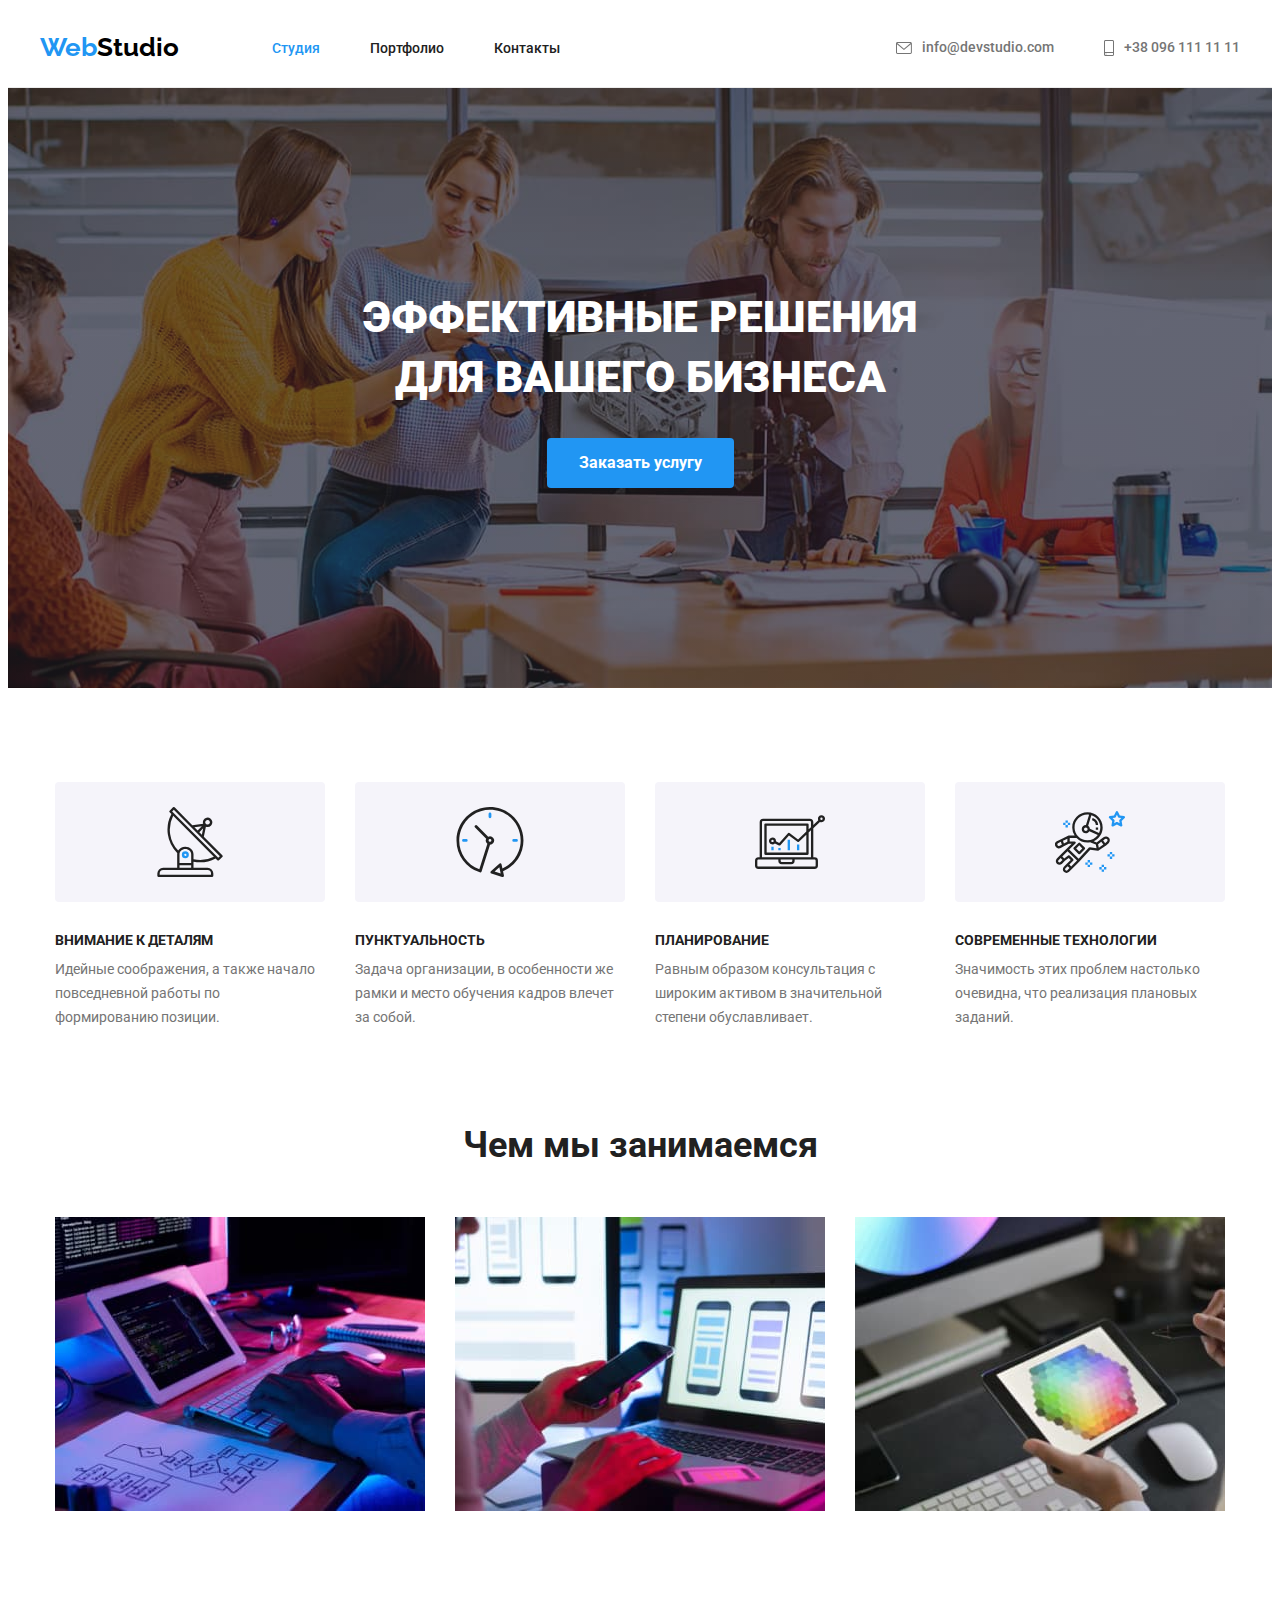
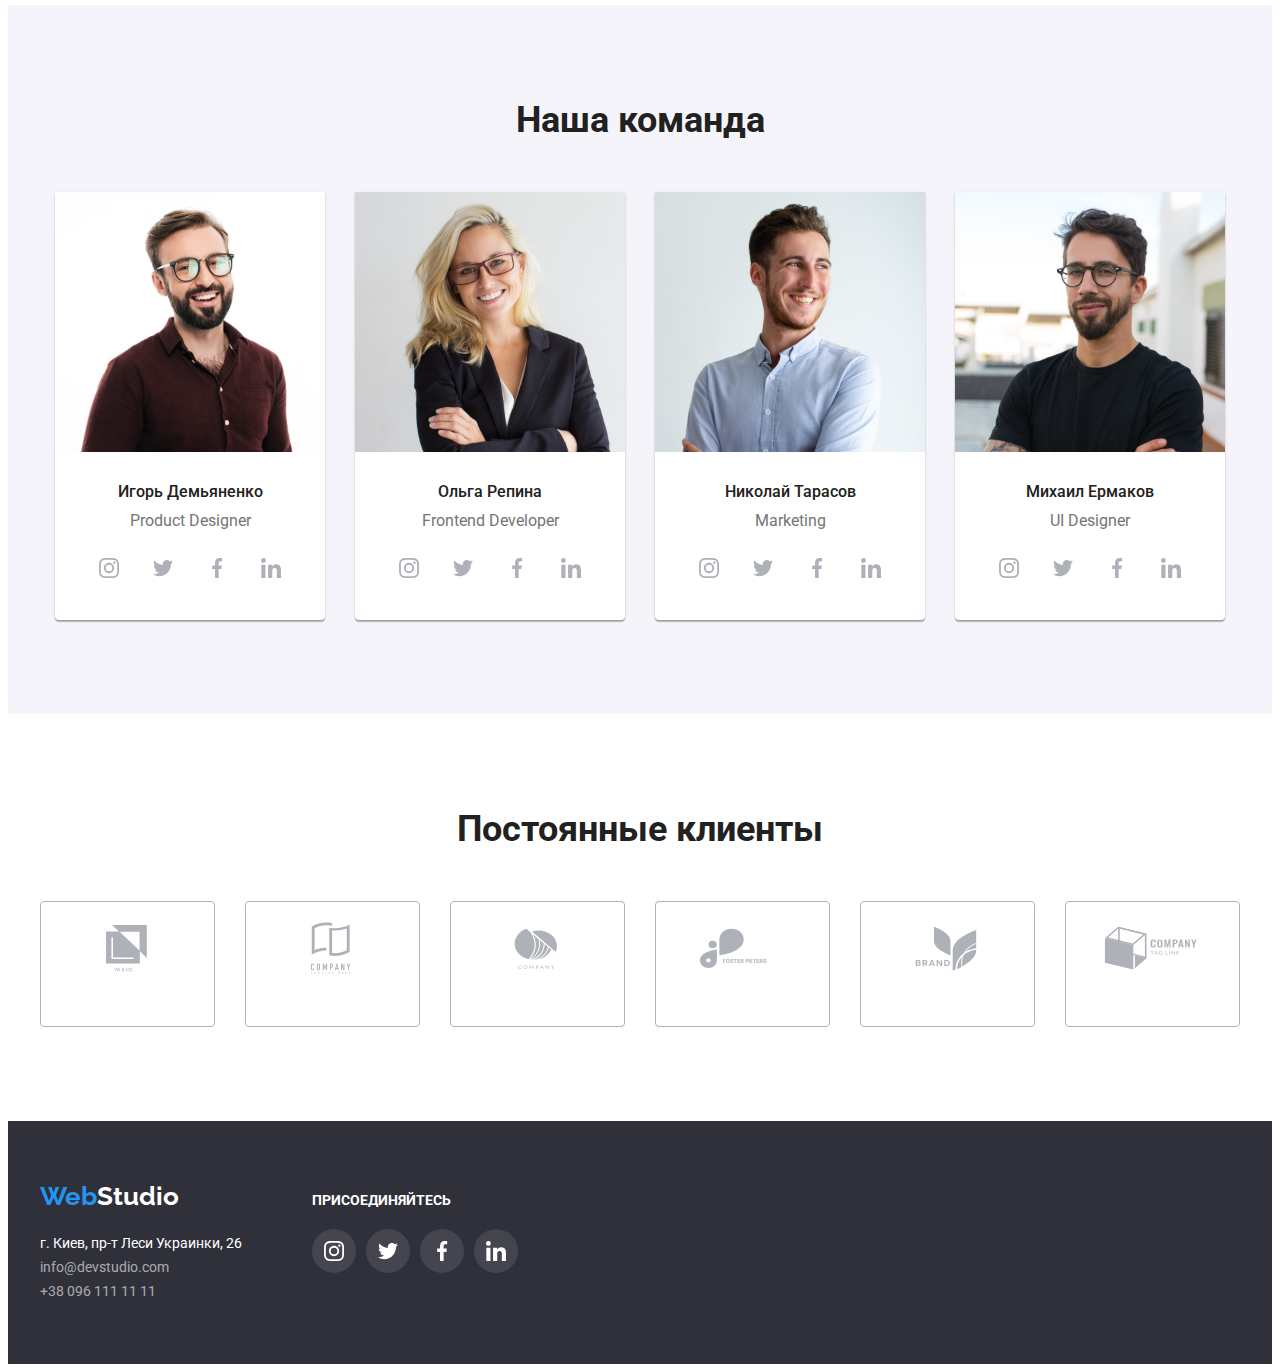
<file: index.html>
<!DOCTYPE html>
<html lang="ru">
<head>
  <meta charset="UTF-8">
  <meta http-equiv="X-UA-Compatible" content="IE=edge">
  <meta name="viewport" content="width=device-width, initial-scale=1.0">
  <title>Web Studio</title>
  <link href="https://fonts.googleapis.com/css2?family=Raleway:wght@700&family=Roboto:wght@400;500;700;900&display=swap"
    rel="stylesheet">
  <link rel="stylesheet" href="https://cdnjs.cloudflare.com/ajax/libs/modern-normalize/1.0.0/modern-normalize.min.css"
    integrity="sha512-ISS7cAi1PEhQ8jnbJpJZMd29NlhNj4AWYyLOSp2CE/CsHxTCu+r+t0D2yoJudVrd0/8fTVPUVDzY5Tvli75u/g=="
    crossorigin="anonymous" />
  <link rel="stylesheet" href="./css/styles.css">
</head>
<body>
  <!--Голова сайта-->
  <header class="header">
    <div class="container">
      <a class="logo link" href=""><span class="logotip">Web</span>Studio</a>
      <nav class="site-nav">
        <ul class="site-nav-list">
          <li class="nav-item"><a class="link current" href="./index.html">Студия</a></li>
          <li class="nav-item"><a class="link portfol-nav" href="./portfolio.html">Портфолио</a></li>
          <li class="nav-item"><a class="link" href="">Контакты</a></li>
        </ul>
      </nav>
      <ul class="address">
        <li class="address-item">
          <a class="link contact-list" href="mailto:info@devstudio.com">
            <svg class="address-contact" width="16" height="12">
              <use href="./images/icons.svg#icon-envelope"></use>
            </svg>info@devstudio.com
          </a>
        </li>
        <li class="address-item">
          <a class="link contact-list" href="tel:+380961111111">
            <svg class="address-contact" width="10" height="16">
              <use href="./images/icons.svg#icon-smartphone"></use>
            </svg>+38 096 111 11 11
          </a>
        </li>
      </ul>
    </div>
  </header>
    <!--Тело сайта-->
  <main>
    <!--Секция герой-->
    <section class="hero">
      <div class="container">
        <h1 class="hero-title">Эффективные решения <br> для вашего бизнеса</h1>
        <button class="button-primary" type="button">Заказать услугу</button>
      </div>
    </section>
    <!--Секция Особенности-->
    <section class="features section">
      <div class="container">
        <h2 class="features-title visually-hidden">Особенности</h2>
        <!--скроется при стилизации-->
        <ul class="features-list all-flexx">
          <li class="features-item">
            <div class="features-list-item">
              <svg width="70" height="70">
                <use href="./images/icons.svg#icon-antenna"></use>
              </svg>
            </div>
            <h3 class="features-item-title">Внимание к деталям</h3>
            <p>Идейные соображения, а также начало повседневной работы по формированию позиции.</p>
          </li>
          <li class="features-item">
            <div class="features-list-item">
              <svg width="70" height="70">
                <use href="./images/icons.svg#icon-clock"></use>
              </svg>
            </div>
            <h3 class="features-item-title">Пунктуальность</h3>
            <p>Задача организации, в особенности же рамки и место обучения кадров влечет за собой.</p>
          </li>
          <li class="features-item">
            <div class="features-list-item">
              <svg width="70" height="70">
                <use href="./images/icons.svg#icon-diagram"></use>
              </svg>
            </div>
            <h3 class="features-item-title">Планирование</h3>
            <p>Равным образом консультация с широким активом в значительной степени обуславливает.</p>
          </li>
          <li class="features-item">
            <div class="features-list-item">
              <svg width="70" height="70">
                <use href="./images/icons.svg#icon-astronaut"></use>
              </svg>
            </div>
            <h3 class="features-item-title">Современные технологии</h3>
            <p>Значимость этих проблем настолько очевидна, что реализация плановых заданий.</p>
          </li>
        </ul>
      </div>
    </section>
    <!--Секция чем мы занимаемся-->
    <section class="work section">
      <div class="container">
        <h2 class="work-title">Чем мы занимаемся</h2>
        <ul class="work-list all-flexx">
          <li class="work-item">
            <img src="./images/box-1.jpg" alt="разработка приложения" width="370" height="294">
          </li>
          <li class="work-item">
            <img src="./images/box-2.jpg" alt="внедрение приложения в мобильное устройство" width="370" height="294">
          </li>
          <li class="work-item">
            <img src="./images/box-3.jpg" alt="использование приложения" width="370" height="294">
          </li>
        </ul>
      </div>
    </section>
    <!--Секция наша команда-->
    <section class="team section">
      <div class="container">
        <h2 class="team-title">Наша команда</h2>
        <ul class="all-flexx team-list">
          <li class="team-item">
            <img src="./images/img.jpg" alt="product designer" width="270" height="260">
            <div class="team-cards">
              <h3>Игорь Демьяненко</h3>
              <p>Product Designer</p>
              <ul class="social-list all-flexx">
                <li class="social-list-item">
                  <a href="" class="social-list-link link">
                    <svg class="social-list-icon" width="20" height="20">
                      <use href="./images/icons.svg#icon-instagram"></use>
                    </svg>
                  </a>
                </li>
                <li class="social-list-item">
                  <a href="" class="social-list-link link">
                    <svg class="social-list-icon" width="20" height="20">
                      <use href="./images/icons.svg#icon-twitter"></use>
                    </svg>
                  </a>
                </li>
                <li class="social-list-item">
                  <a href="" class="social-list-link link">
                    <svg class="social-list-icon" width="20" height="20">
                      <use href="./images/icons.svg#icon-facebook"></use>
                    </svg>
                  </a>
                </li>
                <li class="social-list-item">
                  <a href="" class="social-list-link link">
                    <svg class="social-list-icon" width="20" height="20">
                      <use href="./images/icons.svg#icon-linkedin"></use>
                    </svg>
                  </a>
                </li>
              </ul>
            </div>
          </li>
          <li class="team-item">
            <img src="./images/img-2.jpg" alt="frontend developer" width="270" height="260">
            <div class="team-cards">
              <h3>Ольга Репина</h3>
              <p>Frontend Developer</p>
              <ul class="social-list all-flexx">
                <li class="social-list-item">
                  <a href="" class="social-list-link link">
                    <svg class="social-list-icon" width="20" height="20">
                      <use href="./images/icons.svg#icon-instagram"></use>
                    </svg>
                  </a>
                </li>
                <li class="social-list-item">
                  <a href="" class="social-list-link link">
                    <svg class="social-list-icon" width="20" height="20">
                      <use href="./images/icons.svg#icon-twitter"></use>
                    </svg>
                  </a>
                </li>
                <li class="social-list-item">
                  <a href="" class="social-list-link link">
                    <svg class="social-list-icon" width="20" height="20">
                      <use href="./images/icons.svg#icon-facebook"></use>
                    </svg>
                  </a>
                </li>
                <li class="social-list-item">
                  <a href="" class="social-list-link link">
                    <svg class="social-list-icon" width="20" height="20">
                      <use href="./images/icons.svg#icon-linkedin"></use>
                    </svg>
                  </a>
                </li>
              </ul>
            </div>
          </li>
          <li class="team-item">
            <img src="./images/img-3.jpg" alt="marketing" width="270" height="260">
            <div class="team-cards">
              <h3>Николай Тарасов</h3>
              <p>Marketing</p>
              <ul class="social-list all-flexx">
                <li class="social-list-item">
                  <a href="" class="social-list-link link">
                    <svg class="social-list-icon" width="20" height="20">
                      <use href="./images/icons.svg#icon-instagram"></use>
                    </svg>
                  </a>
                </li>
                <li class="social-list-item">
                  <a href="" class="social-list-link link">
                    <svg class="social-list-icon" width="20" height="20">
                      <use href="./images/icons.svg#icon-twitter"></use>
                    </svg>
                  </a>
                </li>
                <li class="social-list-item">
                  <a href="" class="social-list-link link">
                    <svg class="social-list-icon" width="20" height="20">
                      <use href="./images/icons.svg#icon-facebook"></use>
                    </svg>
                  </a>
                </li>
                <li class="social-list-item">
                  <a href="" class="social-list-link link">
                    <svg class="social-list-icon" width="20" height="20">
                      <use href="./images/icons.svg#icon-linkedin"></use>
                    </svg>
                  </a>
                </li>
              </ul>
            </div>
          </li>
          <li class="team-item">
            <img src="./images/img-4.jpg" alt="ui designer" width="270" height="260">
            <div class="team-cards">
              <h3>Михаил Ермаков</h3>
              <p>UI Designer</p>
              <ul class="social-list all-flexx">
                <li class="social-list-item">
                  <a href="" class="social-list-link link">
                    <svg class="social-list-icon" width="20" height="20">
                      <use href="./images/icons.svg#icon-instagram"></use>
                    </svg>
                  </a>
                </li>
                <li class="social-list-item">
                  <a href="" class="social-list-link link">
                    <svg class="social-list-icon" width="20" height="20">
                      <use href="./images/icons.svg#icon-twitter"></use>
                    </svg>
                  </a>
                </li>
                <li class="social-list-item">
                  <a href="" class="social-list-link link">
                    <svg class="social-list-icon" width="20" height="20">
                      <use href="./images/icons.svg#icon-facebook"></use>
                    </svg>
                  </a>
                </li>
                <li class="social-list-item">
                  <a href="" class="social-list-link link">
                    <svg class="social-list-icon" width="20" height="20">
                      <use href="./images/icons.svg#icon-linkedin"></use>
                    </svg>
                  </a>
                </li>
              </ul>
            </div>
          </li>
        </ul>
      </div>
    </section>
    <section class="section">
      <div class="container">
        <h2 class="clients-title">Постоянные клиенты</h2>
        <ul class="all-flexx clients-list">
          <li class="clients-item">
            <a href="" class="icon-company">
              <svg class="clients-company" width="41" height="46.7">
                <use href="./images/icons.svg#icon-company-1"></use>
              </svg>
            </a>
          </li>
          <li class="clients-item">
            <a href="" class="icon-company">
              <svg class="clients-company" width="40" height="52">
                <use href="./images/icons.svg#icon-company-2"></use>
              </svg>
            </a>
          </li>
          <li class="clients-item">
            <a href="" class="icon-company">
              <svg class="clients-company" width="43.46" height="41.18">
                <use href="./images/icons.svg#icon-company-3"></use>
              </svg>
            </a>
          </li>
          <li class="clients-item">
            <a href="" class="icon-company">
              <svg class="clients-company" width="84.44" height="40.62">
                <use href="./images/icons.svg#icon-company-4"></use>
              </svg>
            </a>
          </li>
          <li class="clients-item">
            <a href="" class="icon-company">
              <svg class="clients-company" width="62.54" height="45.43">
                <use href="./images/icons.svg#icon-company-5"></use>
              </svg>
            </a>
          </li>
          <li class="clients-item">
            <a href="" class="icon-company">
              <svg class="clients-company" width="93.79" height="43.93">
                <use href="./images/icons.svg#icon-company-6"></use>
              </svg>
            </a>
          </li>
        </ul>
      </div>
    </section>
  </main>
  <!--Подвал сайта-->
  <footer>
    <div class="container container-foot">
      <div class="foot-info">
        <a class="logo-foot link" href=""><span class="logotip">Web</span>Studio</a>
        <address class="address-list">
          <ul class="address-foot">
            <li><a class="link" href="https://goo.gl/maps/ENBTeQWaKfRkF7op7" target="_blank" rel="noopener nofollow">г.
                Киев,
                пр-т Леси
                Украинки, 26</a></li>
            <li><a class="link" href="mailto:info@devstudio.com">info@devstudio.com</a></li>
            <li><a class="link" href="tel:+380961111111">+38 096 111 11 11</a></li>
          </ul>
        </address>
      </div>
      <div class="social">
        <p class="social-title">Присоединяйтесь</p>
        <ul class="social-list all-flexx">
          <li class="social-list-item">
            <a href="" class="social-list-link link">
              <svg class="social-list-icon" width="20" height="20">
                <use href="./images/icons.svg#icon-instagram"></use>
              </svg>
            </a>
          </li>
          <li class="social-list-item">
            <a href="" class="social-list-link link">
              <svg class="social-list-icon" width="20" height="20">
                <use href="./images/icons.svg#icon-twitter"></use>
              </svg>
            </a>
          </li>
          <li class="social-list-item">
            <a href="" class="social-list-link link">
              <svg class="social-list-icon" width="20" height="20">
                <use href="./images/icons.svg#icon-facebook"></use>
              </svg>
            </a>
          </li>
          <li class="social-list-item">
            <a href="" class="social-list-link link">
              <svg class="social-list-icon" width="20" height="20">
                <use href="./images/icons.svg#icon-linkedin"></use>
              </svg>
            </a>
          </li>
        </ul>
      </div>
    </div>
  </footer>
</body>
</html>
</file>
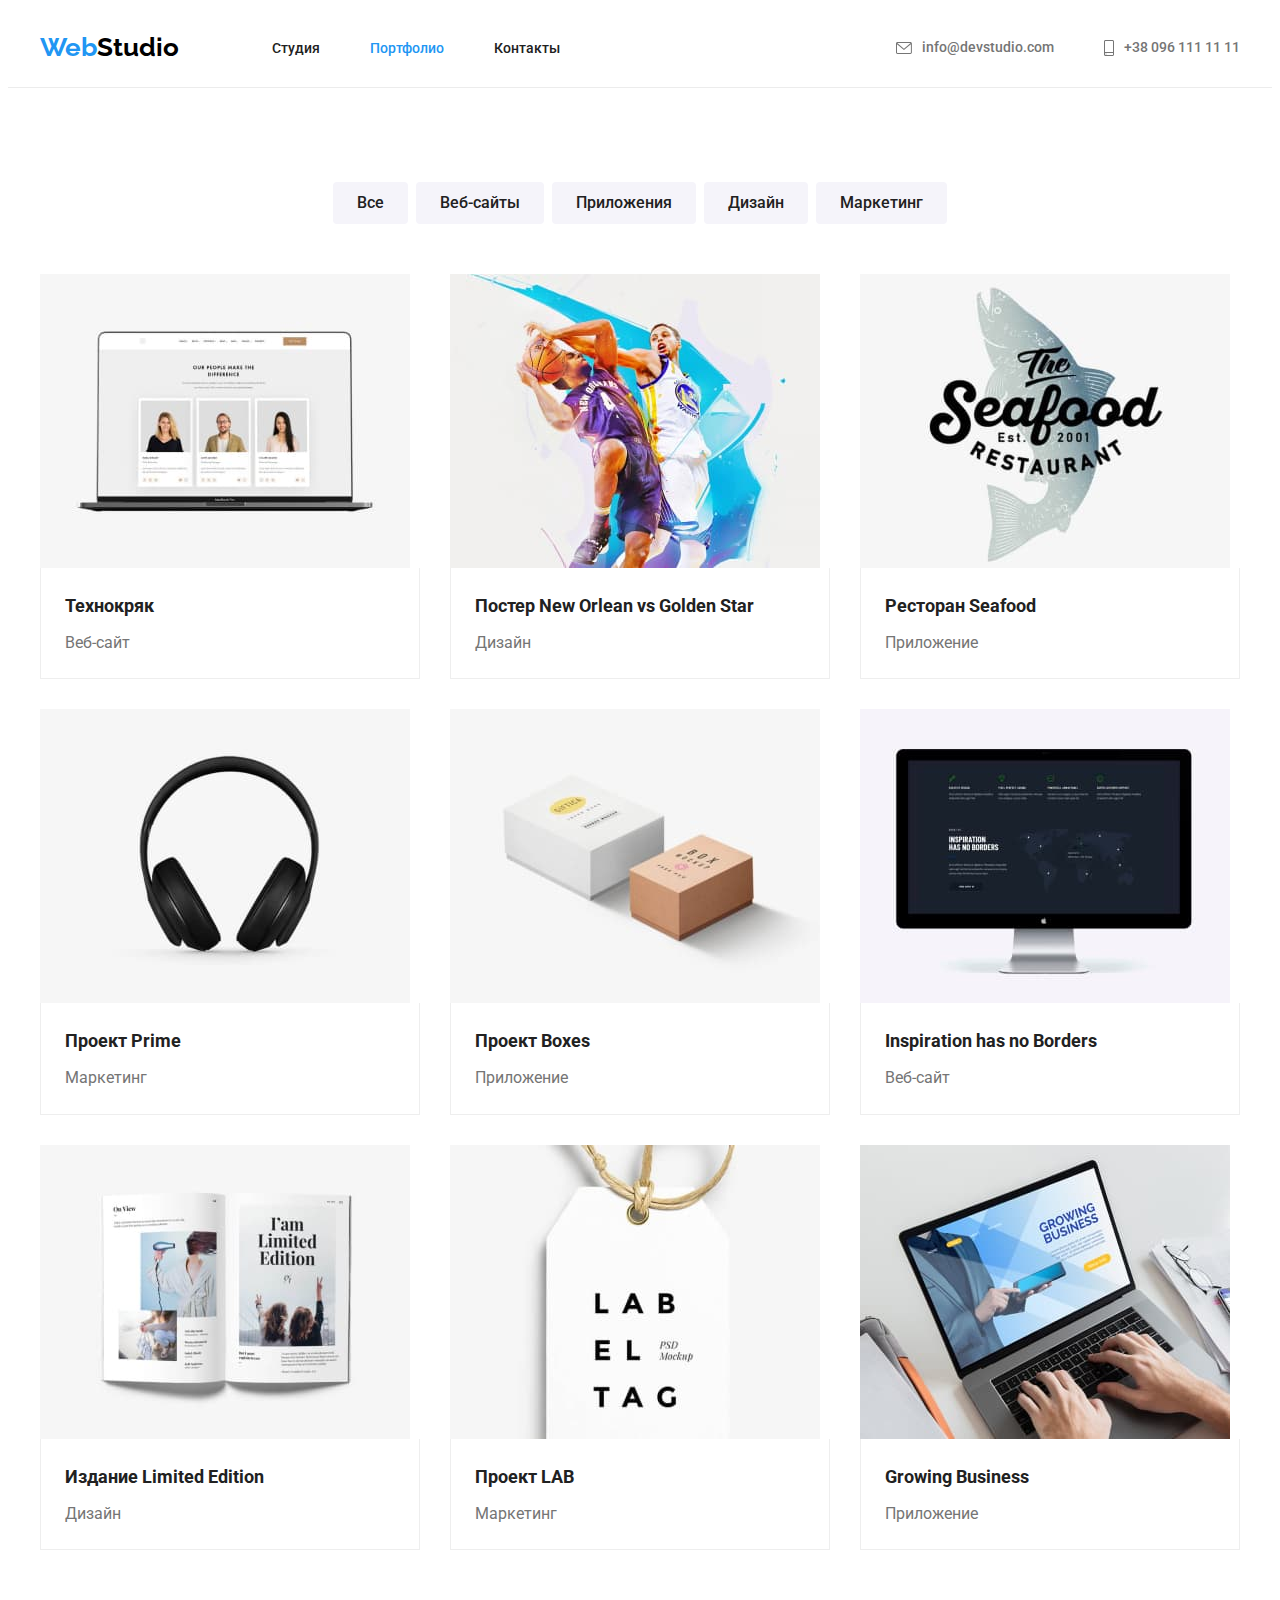
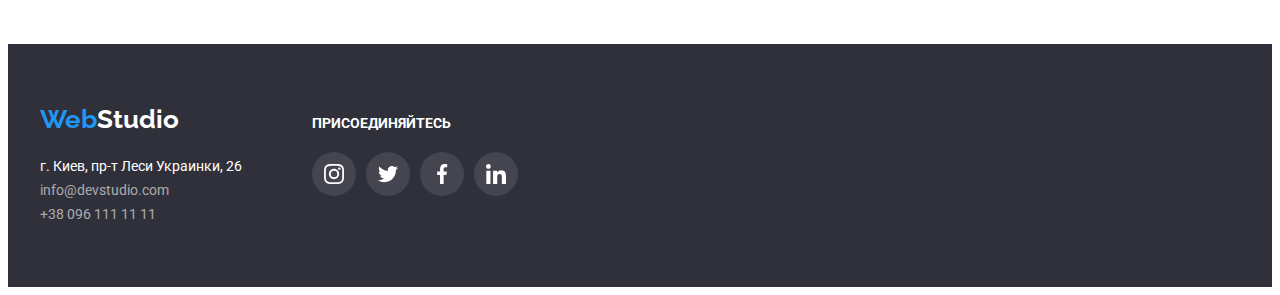
<file: portfolio.html>
<!DOCTYPE html>
<html lang="ru">
<head>
  <meta charset="UTF-8">
  <meta http-equiv="X-UA-Compatible" content="IE=edge">
  <meta name="viewport" content="width=device-width, initial-scale=1.0">
  <title>Portfolio</title>
  <link href="https://fonts.googleapis.com/css2?family=Raleway:wght@700&family=Roboto:wght@400;500;700;900&display=swap"
    rel="stylesheet">
  <link rel="stylesheet" href="https://cdnjs.cloudflare.com/ajax/libs/modern-normalize/1.0.0/modern-normalize.min.css"
    integrity="sha512-ISS7cAi1PEhQ8jnbJpJZMd29NlhNj4AWYyLOSp2CE/CsHxTCu+r+t0D2yoJudVrd0/8fTVPUVDzY5Tvli75u/g=="
    crossorigin="anonymous" />
  <link rel="stylesheet" href="./css/styles.css">
</head>
<body>
  <!--Голова сайта-->
  <header class="header">
    <div class="container">
      <a class="logo link" href=""><span class="logotip">Web</span>Studio</a>
      <nav class="site-nav">
        <ul class="site-nav-list">
          <li class="nav-item"><a class="link" href="./index.html">Студия</a></li>
          <li class="nav-item"><a class="link portfol-nav current" href="./portfolio.html">Портфолио</a></li>
          <li class="nav-item"><a class="link" href="">Контакты</a></li>
        </ul>
      </nav>
      <ul class="address">
        <li class="address-item">
          <a class="link contact-list" href="mailto:info@devstudio.com">
            <svg class="address-contact" width="16" height="12">
              <use href="./images/icons.svg#icon-envelope"></use>
            </svg>info@devstudio.com
          </a>
        </li>
        <li class="address-item">
          <a class="link contact-list" href="tel:+380961111111">
            <svg class="address-contact" width="10" height="16">
              <use href="./images/icons.svg#icon-smartphone"></use>
            </svg>+38 096 111 11 11
          </a>
        </li>
      </ul>
    </div>
  </header>
  <!--Тело сайта-->
  <main>
    <section class="portfol section">
      <div class="container">
        <h1 class="portfol-title visually-hidden">Наше портфолио</h1>
        <!--нужен для разметки.скроется при стилизации-->
        <ul class="portfol-list all-flexx">
          <li class="portfol-item"><button type="button">Все</button></li>
          <li class="portfol-item"><button type="button">Веб-сайты</button></li>
          <li class="portfol-item"><button type="button">Приложения</button></li>
          <li class="portfol-item"><button type="button">Дизайн</button></li>
          <li class="portfol-item"><button type="button">Маркетинг</button></li>
        </ul>
        <!--Проекты-->
        <h2 class="project-title visually-hidden">Наши проекты</h2>
        <!--нужен для разметки.скроется при стилизации-->
        <ul class="project-list all-flexx">
          <li class="project-item">
            <img src="./images/img1.jpg" alt="Просмотр сайта" width="370" height="294">
            <div class="project-cards">
              <h3>Технокряк</h3>
              <p>Веб-сайт</p>
            </div>
          </li>
          <li class="project-item">
            <img src="./images/img2.jpg" alt="Игра в баскетбол" width="370" height="294">
            <div class="project-cards">
              <h3>Постер New Orlean vs Golden Star</h3>
              <p>Дизайн</p>
            </div>
          </li>
          <li class="project-item">
            <img src="./images/img3.jpg" alt="Логотип ресторана" width="370" height="294">
            <div class="project-cards">
              <h3>Ресторан Seafood</h3>
              <p>Приложение</p>
            </div>
          </li>
          <li class="project-item">
            <img src="./images/img4.jpg" alt="Наушники" width="370" height="294">
            <div class="project-cards">
              <h3>Проект Prime</h3>
              <p>Маркетинг</p>
            </div>
          </li>
          <li class="project-item">
            <img src="./images/img5.jpg" alt="Коробки" width="370" height="294">
            <div class="project-cards">
              <h3>Проект Boxes</h3>
              <p>Приложение</p>
            </div>
          </li>
          <li class="project-item">
            <img src="./images/img6.jpg" alt="Монитор" width="370" height="294">
            <div class="project-cards">
              <h3>Inspiration has no Borders</h3>
              <p>Веб-сайт</p>
            </div>
          </li>
          <li class="project-item">
            <img src="./images/img7.jpg" alt="Раскрытая книга" width="370" height="294">
            <div class="project-cards">
              <h3>Издание Limited Edition</h3>
              <p>Дизайн</p>
            </div>
          </li>
          <li class="project-item">
            <img src="./images/img8.jpg" alt="Метка" width="370" height="294">
            <div class="project-cards">
              <h3>Проект LAB</h3>
              <p>Маркетинг</p>
            </div>
          </li>
          <li class="project-item">
            <img src="./images/img9.jpg" alt="Работа за ноутбуком" width="370" height="294">
            <div class="project-cards">
              <h3>Growing Business</h3>
              <p>Приложение</p>
            </div>
          </li>
        </ul>
      </div>
    </section>
  </main>
  <!--Подвал сайта-->
  <footer>
    <div class="container container-foot">
      <div class="foot-info">
        <a class="logo-foot link" href=""><span class="logotip">Web</span>Studio</a>
        <address class="address-list">
          <ul class="address-foot">
            <li><a class="link" href="https://goo.gl/maps/ENBTeQWaKfRkF7op7" target="_blank" rel="noopener nofollow">г.
                Киев,
                пр-т Леси
                Украинки, 26</a></li>
            <li><a class="link" href="mailto:info@devstudio.com">info@devstudio.com</a></li>
            <li><a class="link" href="tel:+380961111111">+38 096 111 11 11</a></li>
          </ul>
        </address>
      </div>
      <div class="social">
        <p class="social-title">Присоединяйтесь</p>
        <ul class="social-list all-flexx">
          <li class="social-list-item">
            <a href="" class="social-list-link link">
              <svg class="social-list-icon" width="20" height="20">
                <use href="./images/icons.svg#icon-instagram"></use>
              </svg>
            </a>
          </li>
          <li class="social-list-item">
            <a href="" class="social-list-link link">
              <svg class="social-list-icon" width="20" height="20">
                <use href="./images/icons.svg#icon-twitter"></use>
              </svg>
            </a>
          </li>
          <li class="social-list-item">
            <a href="" class="social-list-link link">
              <svg class="social-list-icon" width="20" height="20">
                <use href="./images/icons.svg#icon-facebook"></use>
              </svg>
            </a>
          </li>
          <li class="social-list-item">
            <a href="" class="social-list-link link">
              <svg class="social-list-icon" width="20" height="20">
                <use href="./images/icons.svg#icon-linkedin"></use>
              </svg>
            </a>
          </li>
        </ul>
      </div>
    </div>
  </footer>
</body>
</html>
</file>
<file: css/styles.css>
body {
  font-family: 'Roboto', sans-serif;
  color: var(--primary-text-color);
}

/* подключаем шрифт к логотипу */

.logo,
.logo-foot {
  font-family: 'Raleway', sans-serif;
}

/* ОБЪЯВЛЯЕМ ПЕРЕМЕННЫЕ ЦВЕТОВ */

:root {
  --accent-color: #2196f3;
  --primary-text-color: #757575;
  --secondary-text-color: #212121;
  --text-address-color: rgba(255, 255, 255, 0.6);
  --social-background-foot: rgba(255, 255, 255, 0.1);
  --text-logo-color: #000000;
  --white-color: #ffffff;
  --section-color: #f5f4fa;
  --footer-color: #2f303a;
  --border-header-color: #ececec;
  --border-cards-color: #eeeeee;
  --border-clients-color: #afb1b8;
}

/* ОБЩИЙ СБРОС ДЛЯ ЗАГОЛОВКОВ, СПИСКОВ, ПАРАГРАФОВ, ССЫЛОК, КАРТИНОК */

h1,
h2,
h3,
h4,
h5,
h6,
p {
  margin-top: 0;
  margin-bottom: 0;
}

ul,
ol {
  margin-top: 0;
  margin-bottom: 0;
  padding-left: 0;
  list-style: none;
}

.link {
  text-decoration: none;
}

img {
  display: block;
}

/* СКРЫВАЕТ ЛОГИЧЕСКИЕ ЗАГОЛОВКИ */

.visually-hidden {
  position: absolute;
  width: 1px;
  height: 1px;
  margin: -1px;
  border: 0;
  padding: 0;

  white-space: nowrap;
  clip-path: inset(100%);
  clip: rect(0 0 0 0);
  overflow: hidden;
}

/* ЦВЕТОВАЯ РАЗМЕТКА СЕКЦИЙ */

.header {
  background-color: var(--white-color);
  border-bottom: 1px solid var(--border-header-color);
  padding-bottom: 24px;
  padding-top: 24px;
}

/* ДОБАВЛЯЕМ В СЕКЦИЮ ГЕРОЙ ИЗОБРАЖЕНИЕ И ГРАДИЕНТ */

.hero {
  background-color: var(--footer-color);
  padding-top: 200px;
  padding-bottom: 200px;
  background-image: linear-gradient(
      to right,
      rgba(47, 48, 58, 0.4),
      rgba(47, 48, 58, 0.4)
    ),
    url(../images/solution.jpg);

  /* outline: 1px solid black; */
  max-width: 1600px;
  background-repeat: no-repeat;
  background-position: center;
  background-size: cover;
  margin-left: auto;
  margin-right: auto;
}
.team {
  background-color: var(--section-color);
}
footer {
  background-color: var(--footer-color);
}
.team li {
  background-color: var(--white-color);
}

/* КНОПКИ-ФИЛЬТР В СЕКЦИИ ПОРТФОЛИО */

.portfol-list {
  margin-bottom: 50px;
}

.portfol-list button {
  background-color: var(--section-color);
  color: var(--secondary-text-color);
  font-size: 16px;
  font-weight: 500;
  line-height: 1.6;
  text-align: center;
  font-family: inherit;
  border-radius: 4px;
  padding: 6px 22px;
  border-color: transparent;
}
.portfol-item:not(:last-child) {
  margin-right: 8px;
}
.portfol button:hover,
.portfol button:focus {
  background-color: var(--accent-color);
  color: var(--white-color);
  cursor: pointer;
  box-shadow: 0px 3px 1px rgba(0, 0, 0, 0.1), 0px 1px 2px rgba(0, 0, 0, 0.08),
    0px 2px 2px rgba(0, 0, 0, 0.12);
}

/* ОСНОВНОЙ КОНТЕЙНЕР */

.container {
  width: 1200px;
  padding-right: 15px;
  padding-left: 15px;
  margin-right: auto;
  margin-left: auto;
}

/* ГЛАВНАЯ КНОПКА (ЗАКАЗАТЬ УСЛУГУ) */

.button-primary {
  background-color: var(--accent-color);
  color: var(--white-color);
  font-size: 16px;
  font-weight: 700;
  line-height: 1.87;
  text-align: center;
  font-family: inherit;
  display: block;
  margin-right: auto;
  margin-left: auto;
  border-radius: 4px;
  padding-right: 32px;
  padding-bottom: 10px;
  padding-left: 32px;
  padding-top: 10px;
  border: none;
}
.button-primary:hover,
.button-primary:focus {
  cursor: pointer;
}

/* ГЛАВНЫЙ ЗАГОЛОВОК */

.hero-title {
  color: var(--white-color);
  text-transform: uppercase;
  font-size: 44px;
  font-weight: 900;
  line-height: 1.36;
  text-align: center;
  margin-bottom: 30px;
}

/* ЛОГОТИП WebStudio (для хедера и футера)*/

.logo {
  color: var(--text-logo-color);
  font-size: 26px;
  font-weight: 700;
  line-height: 1.2;
  margin-right: 93px;
}
.logo-foot {
  color: var(--white-color);
  font-size: 26px;
  font-weight: 700;
  line-height: 1.2;
}
.logotip {
  color: var(--accent-color);
}

/* НАВИГАЦИЯ И АДРЕСА */

.site-nav-list a {
  color: var(--secondary-text-color);
  font-size: 14px;
  font-weight: 500;
  line-height: 1.2;
}
.site-nav-list a:hover,
.site-nav-list a:focus {
  color: var(--accent-color);
}
.site-nav-list .current {
  color: var(--accent-color);
}
.address a {
  color: var(--primary-text-color);
  font-size: 14px;
  font-weight: 500;
  line-height: 1.2;
}

.contact-list {
  display: flex;
  align-items: center;
}

.contact-list:focus,
.contact-list:hover {
  color: var(--accent-color);
}
.contact-list:focus .address-contact,
.contact-list:hover .address-contact {
  fill: var(--accent-color);
}

/* .current::after {
  display: block;
  content: '';
  width: 100%;
  height: 4px;
  background-color: var(--accent-color);
  border-radius: 2px;
} */

/* АДРЕСА ДЛЯ ФУТЕРА */

.foot-info {
  margin-right: 70px;
}

.address-foot a[href="https://goo.gl/maps/ENBTeQWaKfRkF7op7"]
{
  color: var(--white-color);
}
.address-foot a {
  color: var(--text-address-color);
  font-size: 14px;
  line-height: 1.7;
  font-style: normal;
  text-decoration: none;
}
.address-list {
  margin-top: 20px;
}

.address-contact {
  display: flex;
  margin-right: 10px;
  fill: var(--primary-text-color);
}
.container-foot {
  padding-bottom: 60px;
  padding-top: 60px;
  display: flex;
  align-items: baseline;
}

.social {
  width: 206px;
}
.social .social-list {
  justify-content: space-between;
}

.social-title {
  font-size: 14px;
  color: var(--white-color);
  text-transform: uppercase;
  font-weight: 700;
  line-height: 1.2;
  margin-bottom: 20px;
}

.social .social-list-icon {
  fill: var(--white-color);
}

.social .social-list-link {
  background-color: var(--social-background-foot);
}

/* ОСОБЕННОСТИ (скрытый заголовок) */

.features-list h3 {
  color: var(--secondary-text-color);
  text-transform: uppercase;
  font-size: 14px;
  line-height: 1.17;
}
.features-list p {
  font-size: 14px;
  line-height: 1.7;
}
.features-item:not(:last-child) {
  margin-right: 30px;
}
.features-item {
  width: 270px;
}

/* СТИЛИЗУЕМ ИКОНКИ В СЕКЦИИ ОСОБЕННОСТИ */

.features-list-item {
  display: flex;
  width: 270px;
  height: 120px;
  justify-content: center;
  align-items: center;
  background-color: var(--section-color);
  border-radius: 4px;
  margin-bottom: 30px;
}

.features-item-title {
  margin-bottom: 10px;
}

/* ЧЕМ МЫ ЗАНИМАЕМСЯ */

.work {
  color: var(--secondary-text-color);
}
.work-title {
  font-size: 36px;
  line-height: 1.2;
  text-align: center;
  margin-bottom: 50px;
}
.work-item {
  margin-top: 30px;
  margin-left: 30px;
}
.work-list {
  margin-top: -30px;
  margin-left: -30px;
}

/* НАША КОМАНДА */

.team-title {
  color: var(--secondary-text-color);
  font-size: 36px;
  line-height: 1.2;
  text-align: center;
  margin-bottom: 50px;
}
.team h3 {
  color: var(--secondary-text-color);
  font-size: 16px;
  line-height: 1.2;
  font-weight: 500;
  text-align: center;
  margin-bottom: 10px;
}
.team p {
  text-align: center;
  font-size: 16px;
}
.team-item {
  margin-left: 30px;
  margin-top: 30px;
  border-radius: 0px 0px 4px 4px;
  box-shadow: 0px 1px 3px rgba(0, 0, 0, 0.12), 0px 1px 1px rgba(0, 0, 0, 0.14),
    0px 2px 1px rgba(0, 0, 0, 0.2);
}
.team-list {
  margin-top: -30px;
  margin-left: -30px;
}
.team-cards {
  padding-top: 30px;
  padding-bottom: 30px;
  padding-left: 32px;
  padding-right: 32px;
}
.team-cards p {
  margin-bottom: 16px;
}
.team-cards .social-list {
  justify-content: space-between;
}

/* СТИЛИЗИРУЕМ ИКОНКИ В СЕКЦИИ НАША КОМАНДА */

.social-list-icon {
  fill: var(--border-clients-color);
}

.social-list-link {
  display: flex;
  justify-content: center;
  align-items: center;
  width: 44px;
  height: 44px;
  background-color: var(--white-color);
  border-radius: 50%;
}
.social-list-link:focus,
.social-list-link:hover {
  background-color: var(--accent-color);
}
.social-list-link:focus .social-list-icon,
.social-list-link:hover .social-list-icon {
  fill: var(--white-color);
}

/* НАШИ ПРОЕКТЫ */

.project-list h3 {
  color: var(--secondary-text-color);
  font-size: 18px;
  line-height: 2;
  margin-bottom: 4px;
}

.project-list p {
  line-height: 1.9;
  font-size: 16px;
}

.project-list > .project-item {
  margin-top: 30px;
  margin-left: 30px;
  flex-basis: calc(100% / 3 - 30px);
}

.project-list {
  margin-top: -30px;
  margin-left: -30px;
}

.project-cards {
  padding-right: 24px;
  padding-bottom: 20px;
  padding-left: 24px;
  padding-top: 20px;
  border: 1px solid var(--border-cards-color);
  border-top: none;
}

.project-item:hover {
  box-shadow: 0px 1px 1px rgba(0, 0, 0, 0.12), 0px 4px 4px rgba(0, 0, 0, 0.06),
    1px 4px 6px rgba(0, 0, 0, 0.16);
  cursor: pointer;
}

/* ФЛЕКСЫ В ГОЛОВЕ САЙТА */

header .container {
  display: flex;
  flex-direction: row;
  align-items: center;
}
.site-nav-list {
  display: flex;
  flex-direction: row;
}
.nav-item:not(:last-child) {
  margin-right: 50px;
}

.address {
  display: flex;
  flex-direction: row;
  margin-left: auto;
}

.address-item:not(:last-child) {
  /* margin-left: auto; */
  margin-right: 50px;
}

/* ФЛЕКСЫ НА СТРАНИЦАХ */

.all-flexx {
  display: flex;
  flex-direction: row;
  justify-content: center;
}
.project-list {
  flex-wrap: wrap;
}

/* РАЗДВИГАЕМ СЕКЦИИ */

.section {
  padding-top: 94px;
  padding-bottom: 94px;
}

.section.work {
  padding-top: 47px;
}

.section.features {
  padding-bottom: 47px;
}

/* СЕКЦИЯ НАШИ КЛИЕНТЫ */

.clients-title {
  font-size: 36px;
  line-height: 1.2;
  text-align: center;
  margin-bottom: 50px;
  color: var(--secondary-text-color);
}

.clients-item {
  width: 170px;
  height: 92px;
  border: 1px solid var(--border-clients-color);
  border-radius: 4px;
  cursor: pointer;
  padding: 16px 32px;
}

.icon-company {
  display: flex;
  justify-content: center;
  align-items: center;
  width: 106px;
  height: 60px;
}

.clients-item:not(:last-child) {
  margin-right: 30px;
}

.clients-company {
  fill: var(--border-clients-color);
}

.clients-item:focus,
.clients-item:hover {
  border-color: var(--accent-color);
}

.clients-item:focus .clients-company,
.clients-item:hover .clients-company {
  fill: var(--accent-color);
}
</file>
